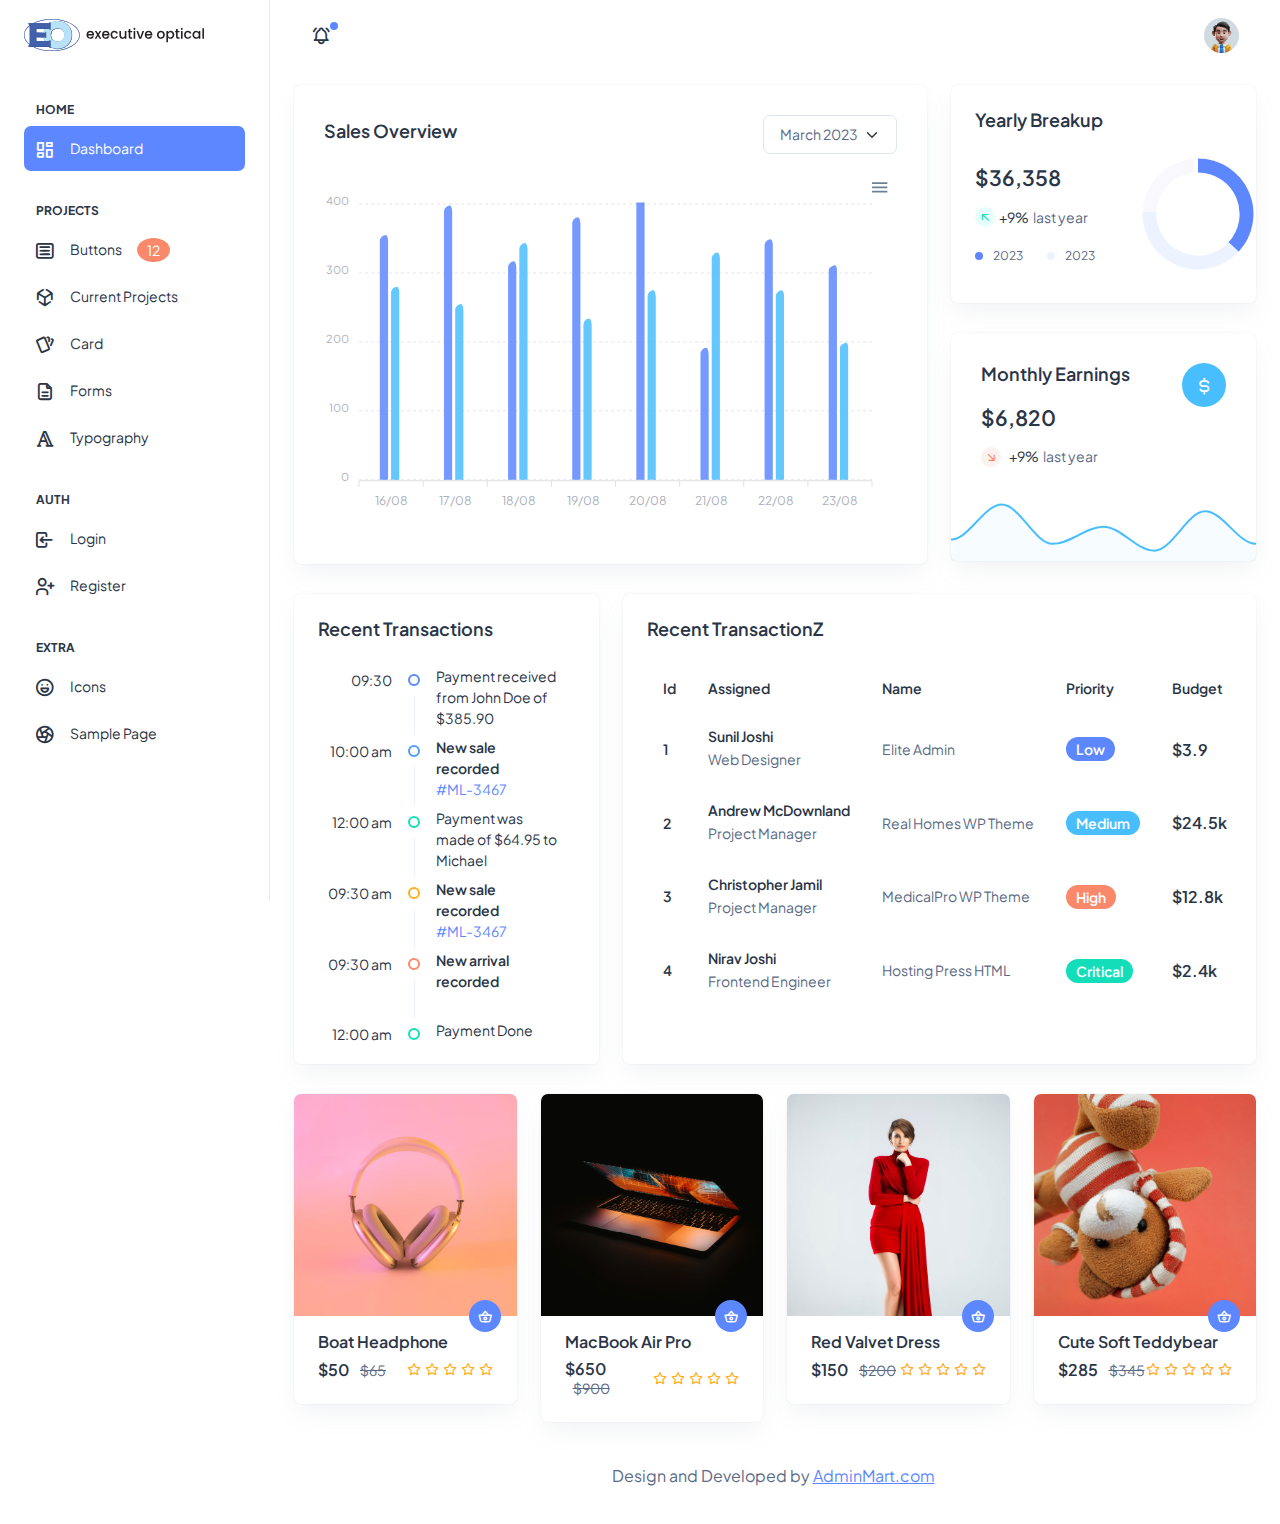
<file: html/index.html>
<!doctype html>
<html lang="en">

<head>
  <meta charset="utf-8">
  <meta name="viewport" content="width=device-width, initial-scale=1">
  <title>Modernize Free</title>
  <!-- <link rel="shortcut icon" type="image/png" href="../assets/images/logos/favicon.png" /> -->
  <link rel="icon" href="https://www.eo-executiveoptical.com/wp-content/uploads/2023/08/EO_Logo.svg" sizes="32x32" />
  <link rel="icon" href="https://www.eo-executiveoptical.com/wp-content/uploads/2023/08/EO_Logo.svg" sizes="192x192" />

  <link rel="stylesheet" href="../assets/css/styles.min.css" />
</head>

<body>
  
  <!--  Body Wrapper -->
  <div class="page-wrapper" id="main-wrapper" data-layout="vertical" data-navbarbg="skin6" data-sidebartype="full"
    data-sidebar-position="fixed" data-header-position="fixed">
    <!-- Sidebar Start -->
    <aside class="left-sidebar">
      <!-- Sidebar scroll-->
      <div>
        <!--//LOGO//-->
        <div class="brand-logo d-flex align-items-center justify-content-between">
          <a href="./index.html" class="text-nowrap logo-img">
            <img src="../assets/images/logos/EO_Logo_H.svg" width="180" alt="" />
          </a>
          <div class="close-btn d-xl-none d-block sidebartoggler cursor-pointer" id="sidebarCollapse">
            <i class="ti ti-x fs-8"></i>
          </div>
        </div>

        <!-- //============= Sidebar navigation ===============//-->
        <nav class="sidebar-nav scroll-sidebar" data-simplebar="">
          <ul id="sidebarnav">
            <li class="nav-small-cap">
              <i class="ti ti-dots nav-small-cap-icon fs-4"></i>
              <span class="hide-menu">Home</span>
            </li>
            <li class="sidebar-item">
              <a class="sidebar-link" href="./index.html" aria-expanded="false">
                <span>
                  <i class="ti ti-layout-dashboard"></i>
                </span>
                <span class="hide-menu">Dashboard</span>
              </a>
            </li>
            <li class="nav-small-cap">
              <i class="ti ti-dots nav-small-cap-icon fs-4"></i>
              <span class="hide-menu">PROJECTS</span>
            </li>
            <li class="sidebar-item">
              <a class="sidebar-link" href="./ui-buttons.html" aria-expanded="false">
                <span>
                  <i class="ti ti-article"></i>
                </span>
                <span class="hide-menu">Buttons</span><span id="bell-badge" class="badge bg-danger rounded-circle">12</span>
              </a>
            </li>
            <li class="sidebar-item">
              <a class="sidebar-link" href="./ui-alerts.html" aria-expanded="false">
                <span>
                  <!-- <i class="ti ti-alert-circle"></i> -->
                  <i class="ti ti-brand-unity"></i>
                </span>
                <span class="hide-menu">Current Projects</span>
              </a>
            </li>
            <li class="sidebar-item">
              <a class="sidebar-link" href="./ui-card.html" aria-expanded="false">
                <span>
                  <i class="ti ti-cards"></i>
                </span>
                <span class="hide-menu">Card</span>
              </a>
            </li>
            <li class="sidebar-item">
              <a class="sidebar-link" href="./ui-forms.html" aria-expanded="false">
                <span>
                  <i class="ti ti-file-description"></i>
                </span>
                <span class="hide-menu">Forms</span>
              </a>
            </li>
            <li class="sidebar-item">
              <a class="sidebar-link" href="./ui-typography.html" aria-expanded="false">
                <span>
                  <i class="ti ti-typography"></i>
                </span>
                <span class="hide-menu">Typography</span>
              </a>
            </li>
            <li class="nav-small-cap">
              <i class="ti ti-dots nav-small-cap-icon fs-4"></i>
              <span class="hide-menu">AUTH</span>
            </li>
            <li class="sidebar-item">
              <a class="sidebar-link" href="./authentication-login.html" aria-expanded="false">
                <span>
                  <i class="ti ti-login"></i>
                </span>
                <span class="hide-menu">Login</span>
              </a>
            </li>
            <li class="sidebar-item">
              <a class="sidebar-link" href="./authentication-register.html" aria-expanded="false">
                <span>
                  <i class="ti ti-user-plus"></i>
                </span>
                <span class="hide-menu">Register</span>
              </a>
            </li>
            <li class="nav-small-cap">
              <i class="ti ti-dots nav-small-cap-icon fs-4"></i>
              <span class="hide-menu">EXTRA</span>
            </li>
            <li class="sidebar-item">
              <a class="sidebar-link" href="./icon-tabler.html" aria-expanded="false">
                <span>
                  <i class="ti ti-mood-happy"></i>
                </span>
                <span class="hide-menu">Icons</span>
              </a>
            </li>
            <li class="sidebar-item">
              <a class="sidebar-link" href="./sample-page.html" aria-expanded="false">
                <span>
                  <i class="ti ti-aperture"></i>
                </span>
                <span class="hide-menu">Sample Page</span>
              </a>
            </li>
          </ul>

          
        </nav>
        <!-- End Sidebar navigation -->
      
      
      </div>
      <!-- End Sidebar scroll-->
    </aside>
    <!--  Sidebar End -->
    <!--  Main wrapper -->
    <div class="body-wrapper">
      <!--  Header Start -->
      <header class="app-header">
        <nav class="navbar navbar-expand-lg navbar-light">
          <ul class="navbar-nav">
            <li class="nav-item d-block d-xl-none">
              <a class="nav-link sidebartoggler nav-icon-hover" id="headerCollapse" href="javascript:void(0)">
                <i class="ti ti-menu-2"></i>
              </a>
            </li>
            <li class="nav-item">
              <a class="nav-link nav-icon-hover" href="javascript:void(0)">
                <i class="ti ti-bell-ringing"></i>
                <div class="notification bg-primary rounded-circle"></div>
              </a>
            </li>
          </ul>
          <div class="navbar-collapse justify-content-end px-0" id="navbarNav">
            <ul class="navbar-nav flex-row ms-auto align-items-center justify-content-end">
              
              <!-- <a href="https://adminmart.com/product/modernize-free-bootstrap-admin-dashboard/" target="_blank" class="btn btn-primary">Download Free</a> -->
              
              <li class="nav-item dropdown">
                <a class="nav-link nav-icon-hover" href="javascript:void(0)" id="drop2" data-bs-toggle="dropdown"
                  aria-expanded="false">

                  <!--//=== AVATAR ==== //-->
                  <img src="../assets/images/profile/user-1.jpg" alt="" width="35" height="35" class="rounded-circle">
                </a>
                <div class="dropdown-menu dropdown-menu-end dropdown-menu-animate-up" aria-labelledby="drop2">
                  <div class="message-body">
                    <a href="javascript:void(0)" class="d-flex align-items-center gap-2 dropdown-item">
                      <i class="ti ti-user fs-6"></i>
                      <p class="mb-0 fs-3">My Profile</p>
                    </a>
                    <a href="javascript:void(0)" class="d-flex align-items-center gap-2 dropdown-item">
                      <i class="ti ti-mail fs-6"></i>
                      <p class="mb-0 fs-3">My Account</p>
                    </a>
                    <a href="javascript:void(0)" class="d-flex align-items-center gap-2 dropdown-item">
                      <i class="ti ti-list-check fs-6"></i>
                      <p class="mb-0 fs-3">My Task</p>
                    </a>
                    <a href="./authentication-login.html" class="btn btn-outline-primary mx-3 mt-2 d-block">Logout</a>
                  </div>
                </div>
              </li>
            </ul>
          </div>
        </nav>
      </header>
      <!--  Header End -->
      <div class="container-fluid">
        <!--  Row 1 -->
        <div class="row">
          <div class="col-lg-8 d-flex align-items-strech">
            <div class="card w-100">
              <div class="card-body">
                <div class="d-sm-flex d-block align-items-center justify-content-between mb-9">
                  <div class="mb-3 mb-sm-0">
                    <h5 class="card-title fw-semibold">Sales Overview</h5>
                  </div>
                  <div>
                    <select class="form-select">
                      <option value="1">March 2023</option>
                      <option value="2">April 2023</option>
                      <option value="3">May 2023</option>
                      <option value="4">June 2023</option>
                    </select>
                  </div>
                </div>
                <div id="chart"></div>
              </div>
            </div>
          </div>
          <div class="col-lg-4">
            <div class="row">
              <div class="col-lg-12">
                <!-- Yearly Breakup -->
                <div class="card overflow-hidden">
                  <div class="card-body p-4">
                    <h5 class="card-title mb-9 fw-semibold">Yearly Breakup</h5>
                    <div class="row align-items-center">
                      <div class="col-8">
                        <h4 class="fw-semibold mb-3">$36,358</h4>
                        <div class="d-flex align-items-center mb-3">
                          <span
                            class="me-1 rounded-circle bg-light-success round-20 d-flex align-items-center justify-content-center">
                            <i class="ti ti-arrow-up-left text-success"></i>
                          </span>
                          <p class="text-dark me-1 fs-3 mb-0">+9%</p>
                          <p class="fs-3 mb-0">last year</p>
                        </div>
                        <div class="d-flex align-items-center">
                          <div class="me-4">
                            <span class="round-8 bg-primary rounded-circle me-2 d-inline-block"></span>
                            <span class="fs-2">2023</span>
                          </div>
                          <div>
                            <span class="round-8 bg-light-primary rounded-circle me-2 d-inline-block"></span>
                            <span class="fs-2">2023</span>
                          </div>
                        </div>
                      </div>
                      <div class="col-4">
                        <div class="d-flex justify-content-center">
                          <div id="breakup"></div>
                        </div>
                      </div>
                    </div>
                  </div>
                </div>
              </div>
              <div class="col-lg-12">
                <!-- Monthly Earnings -->
                <div class="card">
                  <div class="card-body">
                    <div class="row alig n-items-start">
                      <div class="col-8">
                        <h5 class="card-title mb-9 fw-semibold"> Monthly Earnings </h5>
                        <h4 class="fw-semibold mb-3">$6,820</h4>
                        <div class="d-flex align-items-center pb-1">
                          <span
                            class="me-2 rounded-circle bg-light-danger round-20 d-flex align-items-center justify-content-center">
                            <i class="ti ti-arrow-down-right text-danger"></i>
                          </span>
                          <p class="text-dark me-1 fs-3 mb-0">+9%</p>
                          <p class="fs-3 mb-0">last year</p>
                        </div>
                      </div>
                      <div class="col-4">
                        <div class="d-flex justify-content-end">
                          <div
                            class="text-white bg-secondary rounded-circle p-6 d-flex align-items-center justify-content-center">
                            <i class="ti ti-currency-dollar fs-6"></i>
                          </div>
                        </div>
                      </div>
                    </div>
                  </div>
                  <div id="earning"></div>
                </div>
              </div>
            </div>
          </div>
        </div>
        <div class="row">
          <div class="col-lg-4 d-flex align-items-stretch">
            <div class="card w-100">
              <div class="card-body p-4">
                <div class="mb-4">
                  <h5 class="card-title fw-semibold">Recent Transactions</h5>
                </div>
                <ul class="timeline-widget mb-0 position-relative mb-n5">
                  <li class="timeline-item d-flex position-relative overflow-hidden">
                    <div class="timeline-time text-dark flex-shrink-0 text-end">09:30</div>
                    <div class="timeline-badge-wrap d-flex flex-column align-items-center">
                      <span class="timeline-badge border-2 border border-primary flex-shrink-0 my-8"></span>
                      <span class="timeline-badge-border d-block flex-shrink-0"></span>
                    </div>
                    <div class="timeline-desc fs-3 text-dark mt-n1">Payment received from John Doe of $385.90</div>
                  </li>
                  <li class="timeline-item d-flex position-relative overflow-hidden">
                    <div class="timeline-time text-dark flex-shrink-0 text-end">10:00 am</div>
                    <div class="timeline-badge-wrap d-flex flex-column align-items-center">
                      <span class="timeline-badge border-2 border border-info flex-shrink-0 my-8"></span>
                      <span class="timeline-badge-border d-block flex-shrink-0"></span>
                    </div>
                    <div class="timeline-desc fs-3 text-dark mt-n1 fw-semibold">New sale recorded <a
                        href="javascript:void(0)" class="text-primary d-block fw-normal">#ML-3467</a>
                    </div>
                  </li>
                  <li class="timeline-item d-flex position-relative overflow-hidden">
                    <div class="timeline-time text-dark flex-shrink-0 text-end">12:00 am</div>
                    <div class="timeline-badge-wrap d-flex flex-column align-items-center">
                      <span class="timeline-badge border-2 border border-success flex-shrink-0 my-8"></span>
                      <span class="timeline-badge-border d-block flex-shrink-0"></span>
                    </div>
                    <div class="timeline-desc fs-3 text-dark mt-n1">Payment was made of $64.95 to Michael</div>
                  </li>
                  <li class="timeline-item d-flex position-relative overflow-hidden">
                    <div class="timeline-time text-dark flex-shrink-0 text-end">09:30 am</div>
                    <div class="timeline-badge-wrap d-flex flex-column align-items-center">
                      <span class="timeline-badge border-2 border border-warning flex-shrink-0 my-8"></span>
                      <span class="timeline-badge-border d-block flex-shrink-0"></span>
                    </div>
                    <div class="timeline-desc fs-3 text-dark mt-n1 fw-semibold">New sale recorded <a
                        href="javascript:void(0)" class="text-primary d-block fw-normal">#ML-3467</a>
                    </div>
                  </li>
                  <li class="timeline-item d-flex position-relative overflow-hidden">
                    <div class="timeline-time text-dark flex-shrink-0 text-end">09:30 am</div>
                    <div class="timeline-badge-wrap d-flex flex-column align-items-center">
                      <span class="timeline-badge border-2 border border-danger flex-shrink-0 my-8"></span>
                      <span class="timeline-badge-border d-block flex-shrink-0"></span>
                    </div>
                    <div class="timeline-desc fs-3 text-dark mt-n1 fw-semibold">New arrival recorded 
                    </div>
                  </li>
                  <li class="timeline-item d-flex position-relative overflow-hidden">
                    <div class="timeline-time text-dark flex-shrink-0 text-end">12:00 am</div>
                    <div class="timeline-badge-wrap d-flex flex-column align-items-center">
                      <span class="timeline-badge border-2 border border-success flex-shrink-0 my-8"></span>
                    </div>
                    <div class="timeline-desc fs-3 text-dark mt-n1">Payment Done</div>
                  </li>
                </ul>
              </div>
            </div>
          </div>
          <div class="col-lg-8 d-flex align-items-stretch">
            <div class="card w-100">
              <div class="card-body p-4">
                <h5 class="card-title fw-semibold mb-4">Recent TransactionZ</h5>
                <div class="table-responsive">
                  <table class="table text-nowrap mb-0 align-middle">
                    <thead class="text-dark fs-4">
                      <tr>
                        <th class="border-bottom-0">
                          <h6 class="fw-semibold mb-0">Id</h6>
                        </th>
                        <th class="border-bottom-0">
                          <h6 class="fw-semibold mb-0">Assigned</h6>
                        </th>
                        <th class="border-bottom-0">
                          <h6 class="fw-semibold mb-0">Name</h6>
                        </th>
                        <th class="border-bottom-0">
                          <h6 class="fw-semibold mb-0">Priority</h6>
                        </th>
                        <th class="border-bottom-0">
                          <h6 class="fw-semibold mb-0">Budget</h6>
                        </th>
                      </tr>
                    </thead>
                    <tbody>
                      <tr>
                        <td class="border-bottom-0"><h6 class="fw-semibold mb-0">1</h6></td>
                        <td class="border-bottom-0">
                            <h6 class="fw-semibold mb-1">Sunil Joshi</h6>
                            <span class="fw-normal">Web Designer</span>                          
                        </td>
                        <td class="border-bottom-0">
                          <p class="mb-0 fw-normal">Elite Admin</p>
                        </td>
                        <td class="border-bottom-0">
                          <div class="d-flex align-items-center gap-2">
                            <span class="badge bg-primary rounded-3 fw-semibold">Low</span>
                          </div>
                        </td>
                        <td class="border-bottom-0">
                          <h6 class="fw-semibold mb-0 fs-4">$3.9</h6>
                        </td>
                      </tr> 
                      <tr>
                        <td class="border-bottom-0"><h6 class="fw-semibold mb-0">2</h6></td>
                        <td class="border-bottom-0">
                            <h6 class="fw-semibold mb-1">Andrew McDownland</h6>
                            <span class="fw-normal">Project Manager</span>                          
                        </td>
                        <td class="border-bottom-0">
                          <p class="mb-0 fw-normal">Real Homes WP Theme</p>
                        </td>
                        <td class="border-bottom-0">
                          <div class="d-flex align-items-center gap-2">
                            <span class="badge bg-secondary rounded-3 fw-semibold">Medium</span>
                          </div>
                        </td>
                        <td class="border-bottom-0">
                          <h6 class="fw-semibold mb-0 fs-4">$24.5k</h6>
                        </td>
                      </tr> 
                      <tr>
                        <td class="border-bottom-0"><h6 class="fw-semibold mb-0">3</h6></td>
                        <td class="border-bottom-0">
                            <h6 class="fw-semibold mb-1">Christopher Jamil</h6>
                            <span class="fw-normal">Project Manager</span>                          
                        </td>
                        <td class="border-bottom-0">
                          <p class="mb-0 fw-normal">MedicalPro WP Theme</p>
                        </td>
                        <td class="border-bottom-0">
                          <div class="d-flex align-items-center gap-2">
                            <span class="badge bg-danger rounded-3 fw-semibold">High</span>
                          </div>
                        </td>
                        <td class="border-bottom-0">
                          <h6 class="fw-semibold mb-0 fs-4">$12.8k</h6>
                        </td>
                      </tr>      
                      <tr>
                        <td class="border-bottom-0"><h6 class="fw-semibold mb-0">4</h6></td>
                        <td class="border-bottom-0">
                            <h6 class="fw-semibold mb-1">Nirav Joshi</h6>
                            <span class="fw-normal">Frontend Engineer</span>                          
                        </td>
                        <td class="border-bottom-0">
                          <p class="mb-0 fw-normal">Hosting Press HTML</p>
                        </td>
                        <td class="border-bottom-0">
                          <div class="d-flex align-items-center gap-2">
                            <span class="badge bg-success rounded-3 fw-semibold">Critical</span>
                          </div>
                        </td>
                        <td class="border-bottom-0">
                          <h6 class="fw-semibold mb-0 fs-4">$2.4k</h6>
                        </td>
                      </tr>                       
                    </tbody>
                  </table>
                </div>
              </div>
            </div>
          </div>
        </div>
        <div class="row">
          <div class="col-sm-6 col-xl-3">
            <div class="card overflow-hidden rounded-2">
              <div class="position-relative">
                <a href="javascript:void(0)"><img src="../assets/images/products/s4.jpg" class="card-img-top rounded-0" alt="..."></a>
                <a href="javascript:void(0)" class="bg-primary rounded-circle p-2 text-white d-inline-flex position-absolute bottom-0 end-0 mb-n3 me-3" data-bs-toggle="tooltip" data-bs-placement="top" data-bs-title="Add To Cart"><i class="ti ti-basket fs-4"></i></a>                      </div>
              <div class="card-body pt-3 p-4">
                <h6 class="fw-semibold fs-4">Boat Headphone</h6>
                <div class="d-flex align-items-center justify-content-between">
                  <h6 class="fw-semibold fs-4 mb-0">$50 <span class="ms-2 fw-normal text-muted fs-3"><del>$65</del></span></h6>
                  <ul class="list-unstyled d-flex align-items-center mb-0">
                    <li><a class="me-1" href="javascript:void(0)"><i class="ti ti-star text-warning"></i></a></li>
                    <li><a class="me-1" href="javascript:void(0)"><i class="ti ti-star text-warning"></i></a></li>
                    <li><a class="me-1" href="javascript:void(0)"><i class="ti ti-star text-warning"></i></a></li>
                    <li><a class="me-1" href="javascript:void(0)"><i class="ti ti-star text-warning"></i></a></li>
                    <li><a class="" href="javascript:void(0)"><i class="ti ti-star text-warning"></i></a></li>
                  </ul>
                </div>
              </div>
            </div>
          </div>
          <div class="col-sm-6 col-xl-3">
            <div class="card overflow-hidden rounded-2">
              <div class="position-relative">
                <a href="javascript:void(0)"><img src="../assets/images/products/s5.jpg" class="card-img-top rounded-0" alt="..."></a>
                <a href="javascript:void(0)" class="bg-primary rounded-circle p-2 text-white d-inline-flex position-absolute bottom-0 end-0 mb-n3 me-3" data-bs-toggle="tooltip" data-bs-placement="top" data-bs-title="Add To Cart"><i class="ti ti-basket fs-4"></i></a>                      </div>
              <div class="card-body pt-3 p-4">
                <h6 class="fw-semibold fs-4">MacBook Air Pro</h6>
                <div class="d-flex align-items-center justify-content-between">
                  <h6 class="fw-semibold fs-4 mb-0">$650 <span class="ms-2 fw-normal text-muted fs-3"><del>$900</del></span></h6>
                  <ul class="list-unstyled d-flex align-items-center mb-0">
                    <li><a class="me-1" href="javascript:void(0)"><i class="ti ti-star text-warning"></i></a></li>
                    <li><a class="me-1" href="javascript:void(0)"><i class="ti ti-star text-warning"></i></a></li>
                    <li><a class="me-1" href="javascript:void(0)"><i class="ti ti-star text-warning"></i></a></li>
                    <li><a class="me-1" href="javascript:void(0)"><i class="ti ti-star text-warning"></i></a></li>
                    <li><a class="" href="javascript:void(0)"><i class="ti ti-star text-warning"></i></a></li>
                  </ul>
                </div>
              </div>
            </div>
          </div>
          <div class="col-sm-6 col-xl-3">
            <div class="card overflow-hidden rounded-2">
              <div class="position-relative">
                <a href="javascript:void(0)"><img src="../assets/images/products/s7.jpg" class="card-img-top rounded-0" alt="..."></a>
                <a href="javascript:void(0)" class="bg-primary rounded-circle p-2 text-white d-inline-flex position-absolute bottom-0 end-0 mb-n3 me-3" data-bs-toggle="tooltip" data-bs-placement="top" data-bs-title="Add To Cart"><i class="ti ti-basket fs-4"></i></a>                      </div>
              <div class="card-body pt-3 p-4">
                <h6 class="fw-semibold fs-4">Red Valvet Dress</h6>
                <div class="d-flex align-items-center justify-content-between">
                  <h6 class="fw-semibold fs-4 mb-0">$150 <span class="ms-2 fw-normal text-muted fs-3"><del>$200</del></span></h6>
                  <ul class="list-unstyled d-flex align-items-center mb-0">
                    <li><a class="me-1" href="javascript:void(0)"><i class="ti ti-star text-warning"></i></a></li>
                    <li><a class="me-1" href="javascript:void(0)"><i class="ti ti-star text-warning"></i></a></li>
                    <li><a class="me-1" href="javascript:void(0)"><i class="ti ti-star text-warning"></i></a></li>
                    <li><a class="me-1" href="javascript:void(0)"><i class="ti ti-star text-warning"></i></a></li>
                    <li><a class="" href="javascript:void(0)"><i class="ti ti-star text-warning"></i></a></li>
                  </ul>
                </div>
              </div>
            </div>
          </div>
          <div class="col-sm-6 col-xl-3">
            <div class="card overflow-hidden rounded-2">
              <div class="position-relative">
                <a href="javascript:void(0)"><img src="../assets/images/products/s11.jpg" class="card-img-top rounded-0" alt="..."></a>
                <a href="javascript:void(0)" class="bg-primary rounded-circle p-2 text-white d-inline-flex position-absolute bottom-0 end-0 mb-n3 me-3" data-bs-toggle="tooltip" data-bs-placement="top" data-bs-title="Add To Cart"><i class="ti ti-basket fs-4"></i></a>                      </div>
              <div class="card-body pt-3 p-4">
                <h6 class="fw-semibold fs-4">Cute Soft Teddybear</h6>
                <div class="d-flex align-items-center justify-content-between">
                  <h6 class="fw-semibold fs-4 mb-0">$285 <span class="ms-2 fw-normal text-muted fs-3"><del>$345</del></span></h6>
                  <ul class="list-unstyled d-flex align-items-center mb-0">
                    <li><a class="me-1" href="javascript:void(0)"><i class="ti ti-star text-warning"></i></a></li>
                    <li><a class="me-1" href="javascript:void(0)"><i class="ti ti-star text-warning"></i></a></li>
                    <li><a class="me-1" href="javascript:void(0)"><i class="ti ti-star text-warning"></i></a></li>
                    <li><a class="me-1" href="javascript:void(0)"><i class="ti ti-star text-warning"></i></a></li>
                    <li><a class="" href="javascript:void(0)"><i class="ti ti-star text-warning"></i></a></li>
                  </ul>
                </div>
              </div>
            </div>
          </div>
        </div>
        <div class="py-6 px-6 text-center">
          <p class="mb-0 fs-4">Design and Developed by <a href="https://adminmart.com/" target="_blank" class="pe-1 text-primary text-decoration-underline">AdminMart.com</a></p>
        </div>
      </div>
    </div>
  </div>
  <script src="../assets/libs/jquery/dist/jquery.min.js"></script>
  <script src="../assets/libs/bootstrap/dist/js/bootstrap.bundle.min.js"></script>
  <script src="../assets/js/sidebarmenu.js"></script>
  <script src="../assets/js/app.min.js"></script>
  <script src="../assets/libs/apexcharts/dist/apexcharts.min.js"></script>
  <script src="../assets/libs/simplebar/dist/simplebar.js"></script>
  <script src="../assets/js/dashboard.js"></script>
</body>

</html>
</file>
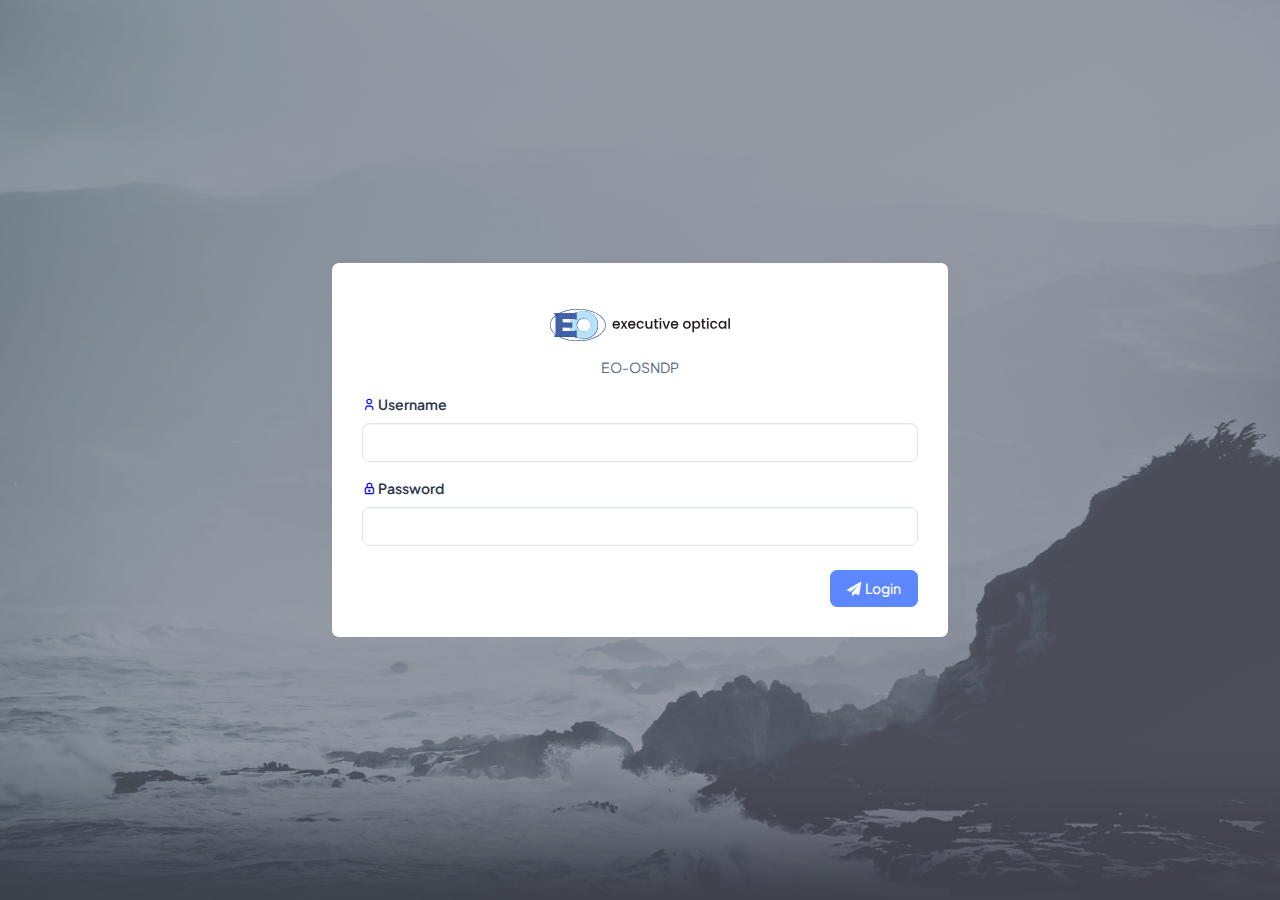
<file: authentication-login.html>
<!doctype html>
<html lang="en">

<head>
  <meta charset="utf-8">
  <meta name="viewport" content="width=device-width, initial-scale=1">
  <title>EO-OSNDP</title>
  <!-- <link rel="shortcut icon" type="image/png" href="./assets/images/logos/favicon.png" /> -->
  <link rel="icon" href="https://www.eo-executiveoptical.com/wp-content/uploads/2023/08/EO_Logo.svg" sizes="32x32" />
  
  <!-- <link rel="stylesheet" href="./assets/bootstrap/css/bootstrap.min.css?h=0516002ac6166f9bc5a60df257b0e1f8">
    -->
  <link rel="stylesheet" href="./assets/css/styles.min.css" />

  <link rel="stylesheet" href="https://cdnjs.cloudflare.com/ajax/libs/font-awesome/4.7.0/css/font-awesome.min.css">

  <style>
input:required:is-valid {
  border-color: green;
}
input:is-invalid {
  border-color: red;
}
input:required:focus:is-valid {
  background: url("https://assets.digitalocean.com/labs/icons/hand-thumbs-up.svg") no-repeat 95% 50% lightgreen;
  background-size: 25px;
}
input:focus:is-invalid {
  background: url("https://assets.digitalocean.com/labs/icons/exclamation-triangle-fill.svg") no-repeat 95% 50% lightsalmon;
  background-size: 25px;
}
.wrong .bi-check-lg
  {
      display: none;
  }

  .good .bi-x-lg
  {
      display: none;
  }
  </style>


</head>

<body>
  <!--  Body Wrapper -->
  <div id="kutos">
  <div class="page-wrapper" id="main-wrapper" data-layout="vertical" data-navbarbg="skin6" data-sidebartype="full"
    data-sidebar-position="fixed" data-header-position="fixed">
    <div class="position-relative overflow-hidden radial-gradient min-vh-100 d-flex align-items-center justify-content-center">
      <div class="d-flex align-items-center justify-content-center w-100">
        <div class="row justify-content-center w-100">
          <div class="col-md-8 col-lg-6 col-xxl-3">
            <div class="card mb-0">
              <div class="card-body">
                <!--//company logo -->
                <a href="./index.html" class="text-nowrap logo-img text-center d-block py-3 w-100">
                  <img src="./assets/images/logos/EO_Logo_H.svg"  width="180" alt="" />
                </a>

                <p class="text-center">EO-OSNDP</p>
                <!--//end company logo -->
                <form id="loginForm" name="loginForm" class="needs-validation">
                  
                  <!--//=== ALERT CONTAINER!!!-->
                  <div id="loginPlaceHolder"></div>
                  <!--//END ALERT-->

                  <div class="mb-3">
                    <i class="ti ti-user" style="color:blue"></i>
                    <label for="uid" class="form-label">Username</label>
                    <input type="email" class="form-control login" id="uid" name="uid" aria-describedby="emailHelp" required>
                    <div class="invalid-feedback">
                      Enter valid email address
                    </div>
                    <div class="valid-feedback">
                        Looking Good!
                    </div>
                  </div>
                  
                  <div class="mb-4">
                    <i class="ti ti-lock" style="color:blue"></i>
                    <label for="pwd" class="form-label">Password</label>
                    <input type="password" class="form-control login" id="pwd" name="pwd" required>
                    <div class="invalid-feedback">
                      Enter valid password
                    </div>
                    <div class="valid-feedback">
                        Looking Good!
                    </div>
                
                  </div>
              
                  <!--//
                  <div class="d-flex align-items-center justify-content-between mb-4">
                    <div class="form-check">
                      <input class="form-check-input primary" type="checkbox" value="" id="flexCheckChecked" checked>
                      <label class="form-check-label text-dark" for="flexCheckChecked">
                        Remeber this Device
                      </label>
                    </div>
                    <a class="text-primary fw-bold" href="./index.html">Forgot Password ?</a>
                  </div>
                  <a href="./index.html" class="btn btn-primary w-100 py-8 fs-4 mb-4 rounded-2">Sign In</a>
                  <div class="d-flex align-items-center justify-content-center">
                    <p class="fs-4 mb-0 fw-bold">New to Modernize?</p>
                    <a class="text-primary fw-bold ms-2" href="./authentication-register.html">Create an account</a>
                  </div>
                  //-->
                  <div class="modal-footer">
                    <!-- <button class="btn btn-light"  type="button" data-bs-dismiss="modal">Close</button> -->
                    <button class="btn btn-primary"  id="loginbtn" onclick="util.validateMe('loginModal','#loginForm','login')" type="button"><i class="fa fa-paper-plane" aria-hidden="true"></i>
                      &nbsp;Login</button>
                </div>

                </form>
              </div>
            </div>
          </div>
        </div>
      </div>
    </div>
  </div>
</div>
  <style>

    body{ 
      min-height: 100vh;
      background:url('./assets/images/backgrounds/intro-bg.jpg') no-repeat center center fixed; 
      -webkit-background-size: cover;
     -moz-background-size: cover;
     -o-background-size: cover;
     background-size: cover;
    }
    :target{
	  border:1px solid gray;
    }

    *, *::before, *::after{
      box-sizing: border-box;
    }
  </style>
  <!-- <script src="https://cdn.jsdelivr.net/npm/bootstrap@5.1.3/dist/js/bootstrap.bundle.min.js"></script>
     -->
  <!-- <script src="./assets/libs/jquery/dist/jquery.min.js"></script> -->
  <script src="./assets/libs/bootstrap/dist/js/bootstrap.bundle.min.js"></script>

  <script src="./assets/js/util.js"></script>
  <script src="./assets/js/login.js"></script>

</body>

</html>
</file>
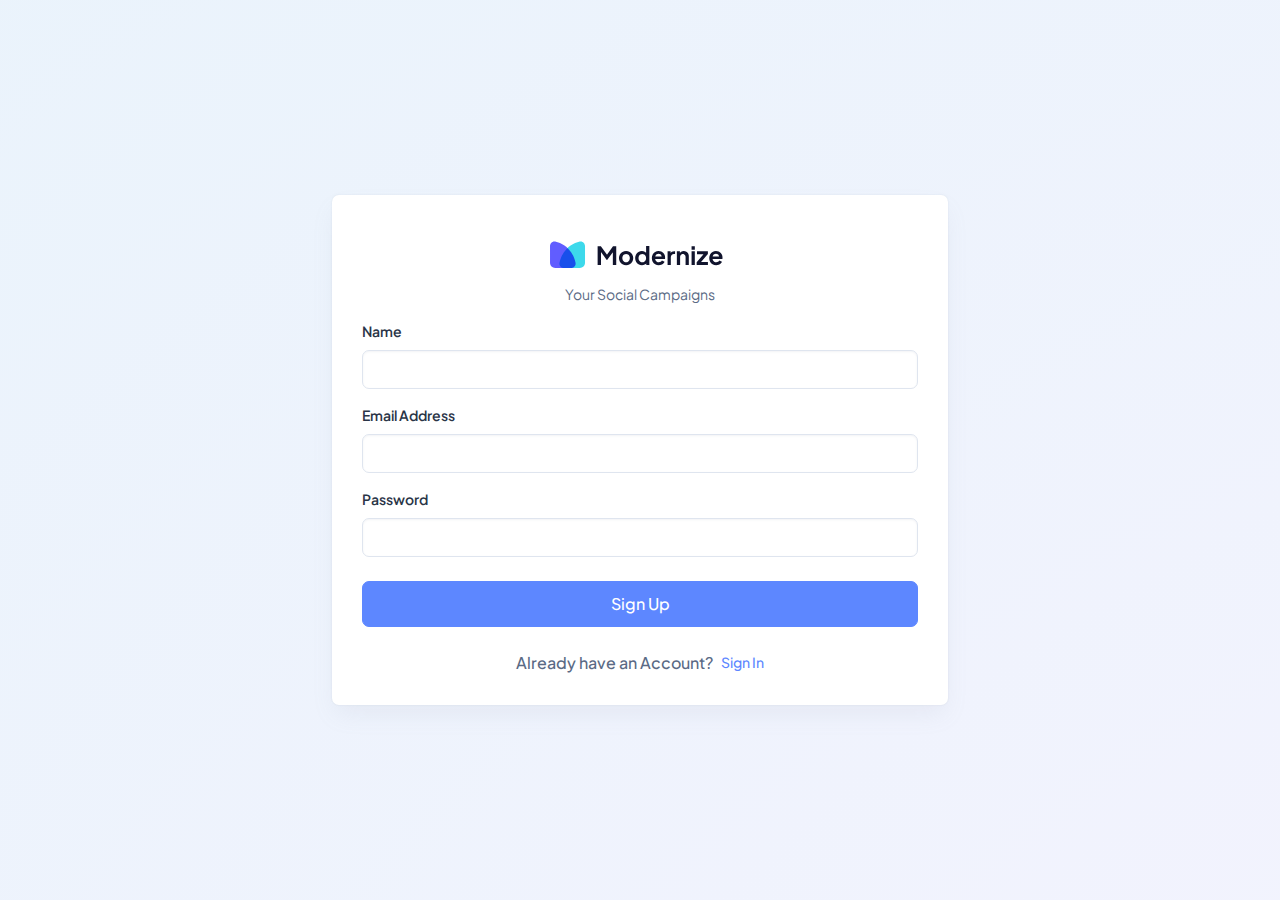
<file: authentication-register.html>
<!doctype html>
<html lang="en">

<head>
  <meta charset="utf-8">
  <meta name="viewport" content="width=device-width, initial-scale=1">
  <title>Modernize Free</title>
  <link rel="shortcut icon" type="image/png" href="./assets/images/logos/favicon.png" />
  <link rel="stylesheet" href="./assets/css/styles.min.css" />
</head>

<body>
  <!--  Body Wrapper -->
  <div class="page-wrapper" id="main-wrapper" data-layout="vertical" data-navbarbg="skin6" data-sidebartype="full"
    data-sidebar-position="fixed" data-header-position="fixed">
    <div class="position-relative overflow-hidden radial-gradient min-vh-100 d-flex align-items-center justify-content-center">
      <div class="d-flex align-items-center justify-content-center w-100">
        <div class="row justify-content-center w-100">
          <div class="col-md-8 col-lg-6 col-xxl-3">
            <div class="card mb-0">
              <div class="card-body">
                <a href="./index.html" class="text-nowrap logo-img text-center d-block py-3 w-100">
                  <img src="./assets/images/logos/dark-logo.svg" width="180" alt="">
                </a>
                <p class="text-center">Your Social Campaigns</p>
                <form>
                  <div class="mb-3">
                    <label for="exampleInputtext1" class="form-label">Name</label>
                    <input type="text" class="form-control" id="exampleInputtext1" aria-describedby="textHelp">
                  </div>
                  <div class="mb-3">
                    <label for="exampleInputEmail1" class="form-label">Email Address</label>
                    <input type="email" class="form-control" id="exampleInputEmail1" aria-describedby="emailHelp">
                  </div>
                  <div class="mb-4">
                    <label for="exampleInputPassword1" class="form-label">Password</label>
                    <input type="password" class="form-control" id="exampleInputPassword1">
                  </div>
                  <a href="./index.html" class="btn btn-primary w-100 py-8 fs-4 mb-4 rounded-2">Sign Up</a>
                  <div class="d-flex align-items-center justify-content-center">
                    <p class="fs-4 mb-0 fw-bold">Already have an Account?</p>
                    <a class="text-primary fw-bold ms-2" href="./authentication-login.html">Sign In</a>
                  </div>
                </form>
              </div>
            </div>
          </div>
        </div>
      </div>
    </div>
  </div>
  <script src="./assets/libs/jquery/dist/jquery.min.js"></script>
  <script src="./assets/libs/bootstrap/dist/js/bootstrap.bundle.min.js"></script>
</body>

</html>
</file>
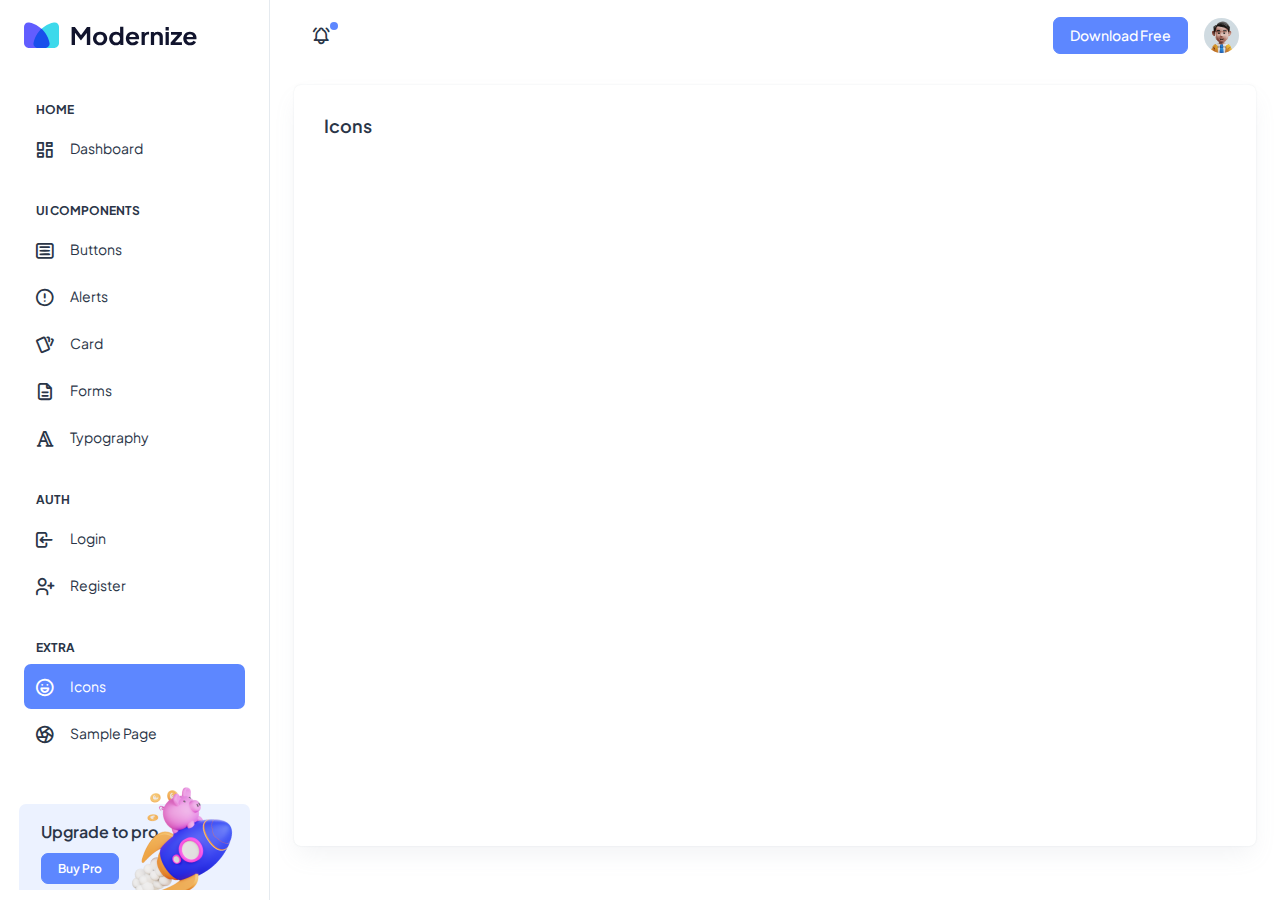
<file: icon-tabler.html>
<!doctype html>
<html lang="en">

<head>
  <meta charset="utf-8">
  <meta name="viewport" content="width=device-width, initial-scale=1">
  <title>Modernize Free</title>
  <link rel="shortcut icon" type="image/png" href="../assets/images/logos/favicon.png" />
  <link rel="stylesheet" href="../assets/css/styles.min.css" />
</head>

<body>
  <!--  Body Wrapper -->
  <div class="page-wrapper" id="main-wrapper" data-layout="vertical" data-navbarbg="skin6" data-sidebartype="full"
    data-sidebar-position="fixed" data-header-position="fixed">
    <!-- Sidebar Start -->
    <aside class="left-sidebar">
      <!-- Sidebar scroll-->
      <div>
        <div class="brand-logo d-flex align-items-center justify-content-between">
          <a href="./index.html" class="text-nowrap logo-img">
            <img src="../assets/images/logos/dark-logo.svg" width="180" alt="" />
          </a>
          <div class="close-btn d-xl-none d-block sidebartoggler cursor-pointer" id="sidebarCollapse">
            <i class="ti ti-x fs-8"></i>
          </div>
        </div>
        <!-- Sidebar navigation-->
        <nav class="sidebar-nav scroll-sidebar" data-simplebar="">
          <ul id="sidebarnav">
            <li class="nav-small-cap">
              <i class="ti ti-dots nav-small-cap-icon fs-4"></i>
              <span class="hide-menu">Home</span>
            </li>
            <li class="sidebar-item">
              <a class="sidebar-link" href="./index.html" aria-expanded="false">
                <span>
                  <i class="ti ti-layout-dashboard"></i>
                </span>
                <span class="hide-menu">Dashboard</span>
              </a>
            </li>
            <li class="nav-small-cap">
              <i class="ti ti-dots nav-small-cap-icon fs-4"></i>
              <span class="hide-menu">UI COMPONENTS</span>
            </li>
            <li class="sidebar-item">
              <a class="sidebar-link" href="./ui-buttons.html" aria-expanded="false">
                <span>
                  <i class="ti ti-article"></i>
                </span>
                <span class="hide-menu">Buttons</span>
              </a>
            </li>
            <li class="sidebar-item">
              <a class="sidebar-link" href="./ui-alerts.html" aria-expanded="false">
                <span>
                  <i class="ti ti-alert-circle"></i>
                </span>
                <span class="hide-menu">Alerts</span>
              </a>
            </li>
            <li class="sidebar-item">
              <a class="sidebar-link" href="./ui-card.html" aria-expanded="false">
                <span>
                  <i class="ti ti-cards"></i>
                </span>
                <span class="hide-menu">Card</span>
              </a>
            </li>
            <li class="sidebar-item">
              <a class="sidebar-link" href="./ui-forms.html" aria-expanded="false">
                <span>
                  <i class="ti ti-file-description"></i>
                </span>
                <span class="hide-menu">Forms</span>
              </a>
            </li>
            <li class="sidebar-item">
              <a class="sidebar-link" href="./ui-typography.html" aria-expanded="false">
                <span>
                  <i class="ti ti-typography"></i>
                </span>
                <span class="hide-menu">Typography</span>
              </a>
            </li>
            <li class="nav-small-cap">
              <i class="ti ti-dots nav-small-cap-icon fs-4"></i>
              <span class="hide-menu">AUTH</span>
            </li>
            <li class="sidebar-item">
              <a class="sidebar-link" href="./authentication-login.html" aria-expanded="false">
                <span>
                  <i class="ti ti-login"></i>
                </span>
                <span class="hide-menu">Login</span>
              </a>
            </li>
            <li class="sidebar-item">
              <a class="sidebar-link" href="./authentication-register.html" aria-expanded="false">
                <span>
                  <i class="ti ti-user-plus"></i>
                </span>
                <span class="hide-menu">Register</span>
              </a>
            </li>
            <li class="nav-small-cap">
              <i class="ti ti-dots nav-small-cap-icon fs-4"></i>
              <span class="hide-menu">EXTRA</span>
            </li>
            <li class="sidebar-item">
              <a class="sidebar-link" href="./icon-tabler.html" aria-expanded="false">
                <span>
                  <i class="ti ti-mood-happy"></i>
                </span>
                <span class="hide-menu">Icons</span>
              </a>
            </li>
            <li class="sidebar-item">
              <a class="sidebar-link" href="./sample-page.html" aria-expanded="false">
                <span>
                  <i class="ti ti-aperture"></i>
                </span>
                <span class="hide-menu">Sample Page</span>
              </a>
            </li>
          </ul>
          <div class="unlimited-access hide-menu bg-light-primary position-relative mb-7 mt-5 rounded">
            <div class="d-flex">
              <div class="unlimited-access-title me-3">
                <h6 class="fw-semibold fs-4 mb-6 text-dark w-85">Upgrade to pro</h6>
                <a href="https://adminmart.com/product/modernize-bootstrap-5-admin-template/" target="_blank" class="btn btn-primary fs-2 fw-semibold lh-sm">Buy Pro</a>
              </div>
              <div class="unlimited-access-img">
                <img src="../assets/images/backgrounds/rocket.png" alt="" class="img-fluid">
              </div>
            </div>
          </div>
        </nav>
        <!-- End Sidebar navigation -->
      </div>
      <!-- End Sidebar scroll-->
    </aside>
    <!--  Sidebar End -->
    <!--  Main wrapper -->
    <div class="body-wrapper">
      <!--  Header Start -->
      <header class="app-header">
        <nav class="navbar navbar-expand-lg navbar-light">
          <ul class="navbar-nav">
            <li class="nav-item d-block d-xl-none">
              <a class="nav-link sidebartoggler nav-icon-hover" id="headerCollapse" href="javascript:void(0)">
                <i class="ti ti-menu-2"></i>
              </a>
            </li>
            <li class="nav-item">
              <a class="nav-link nav-icon-hover" href="javascript:void(0)">
                <i class="ti ti-bell-ringing"></i>
                <div class="notification bg-primary rounded-circle"></div>
              </a>
            </li>
          </ul>
          <div class="navbar-collapse justify-content-end px-0" id="navbarNav">
            <ul class="navbar-nav flex-row ms-auto align-items-center justify-content-end">
              <a href="https://adminmart.com/product/modernize-free-bootstrap-admin-dashboard/" target="_blank" class="btn btn-primary">Download Free</a>
              <li class="nav-item dropdown">
                <a class="nav-link nav-icon-hover" href="javascript:void(0)" id="drop2" data-bs-toggle="dropdown"
                  aria-expanded="false">
                  <img src="../assets/images/profile/user-1.jpg" alt="" width="35" height="35" class="rounded-circle">
                </a>
                <div class="dropdown-menu dropdown-menu-end dropdown-menu-animate-up" aria-labelledby="drop2">
                  <div class="message-body">
                    <a href="javascript:void(0)" class="d-flex align-items-center gap-2 dropdown-item">
                      <i class="ti ti-user fs-6"></i>
                      <p class="mb-0 fs-3">My Profile</p>
                    </a>
                    <a href="javascript:void(0)" class="d-flex align-items-center gap-2 dropdown-item">
                      <i class="ti ti-mail fs-6"></i>
                      <p class="mb-0 fs-3">My Account</p>
                    </a>
                    <a href="javascript:void(0)" class="d-flex align-items-center gap-2 dropdown-item">
                      <i class="ti ti-list-check fs-6"></i>
                      <p class="mb-0 fs-3">My Task</p>
                    </a>
                    <a href="./authentication-login.html" class="btn btn-outline-primary mx-3 mt-2 d-block">Logout</a>
                  </div>
                </div>
              </li>
            </ul>
          </div>
        </nav>
      </header>
      <!--  Header End -->
      <div class="container-fluid">
        <div class="card w-100 h-100 position-relative overflow-hidden">
          <div class="card-body">
            <h5 class="card-title fw-semibold mb-4">Icons</h5>
            <iframe src="https://tabler-icons.io/" frameborder="0" style="height: calc(100vh - 250px); width: 100%;"
              data-simplebar=""></iframe>
          </div>
        </div>
      </div>
    </div>
  </div>
  <script src="../assets/libs/jquery/dist/jquery.min.js"></script>
  <script src="../assets/libs/bootstrap/dist/js/bootstrap.bundle.min.js"></script>
  <script src="../assets/js/sidebarmenu.js"></script>
  <script src="../assets/js/app.min.js"></script>
  <script src="../assets/libs/simplebar/dist/simplebar.js"></script>
</body>

</html>
</file>
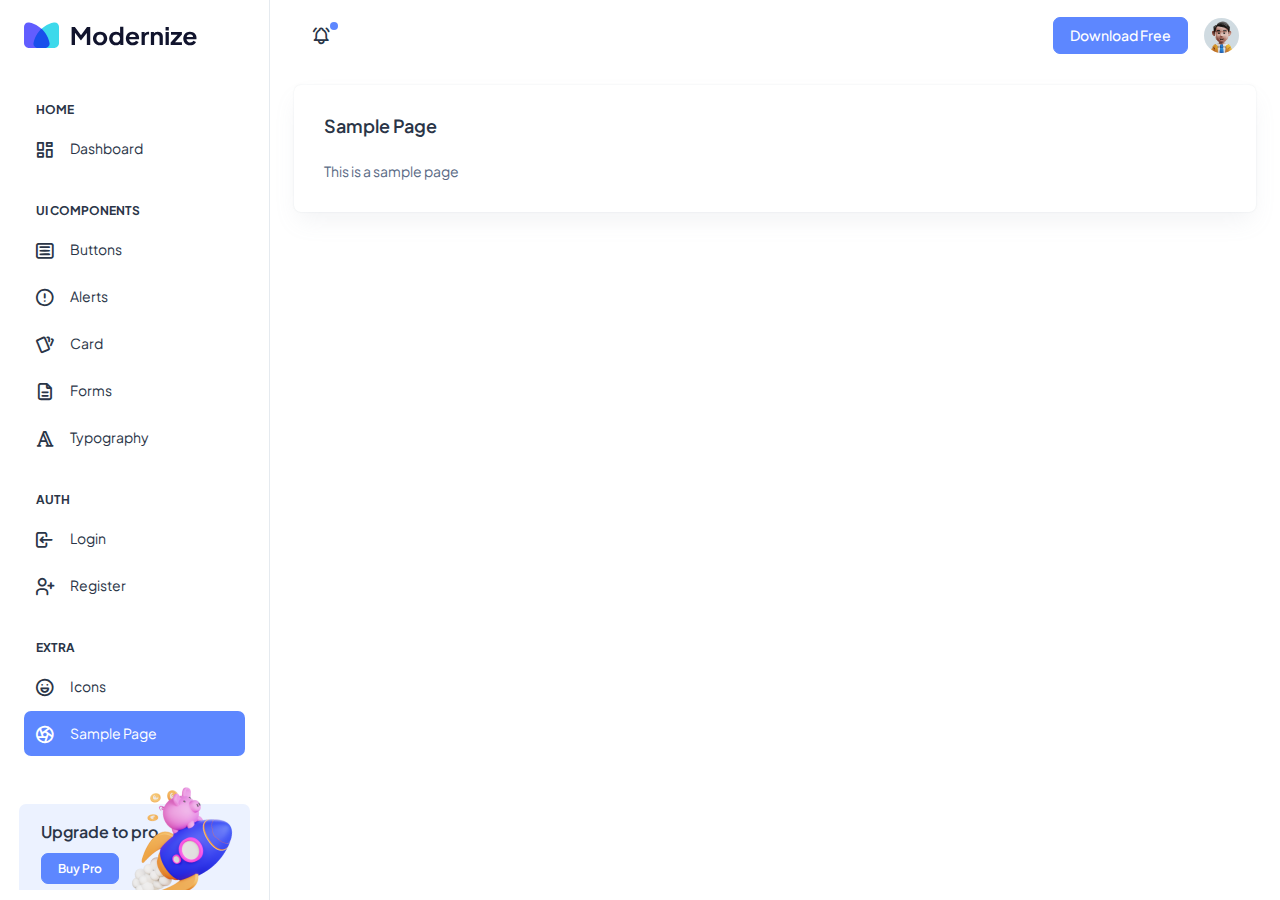
<file: sample-page.html>
<!doctype html>
<html lang="en">

<head>
  <meta charset="utf-8">
  <meta name="viewport" content="width=device-width, initial-scale=1">
  <title>Modernize Free</title>
  <link rel="shortcut icon" type="image/png" href="../assets/images/logos/favicon.png" />
  <link rel="stylesheet" href="../assets/css/styles.min.css" />
</head>

<body>
  <!--  Body Wrapper -->
  <div class="page-wrapper" id="main-wrapper" data-layout="vertical" data-navbarbg="skin6" data-sidebartype="full"
    data-sidebar-position="fixed" data-header-position="fixed">
    <!-- Sidebar Start -->
    <aside class="left-sidebar">
      <!-- Sidebar scroll-->
      <div>
        <div class="brand-logo d-flex align-items-center justify-content-between">
          <a href="./index.html" class="text-nowrap logo-img">
            <img src="../assets/images/logos/dark-logo.svg" width="180" alt="" />
          </a>
          <div class="close-btn d-xl-none d-block sidebartoggler cursor-pointer" id="sidebarCollapse">
            <i class="ti ti-x fs-8"></i>
          </div>
        </div>
        <!-- Sidebar navigation-->
        <nav class="sidebar-nav scroll-sidebar" data-simplebar="">
          <ul id="sidebarnav">
            <li class="nav-small-cap">
              <i class="ti ti-dots nav-small-cap-icon fs-4"></i>
              <span class="hide-menu">Home</span>
            </li>
            <li class="sidebar-item">
              <a class="sidebar-link" href="./index.html" aria-expanded="false">
                <span>
                  <i class="ti ti-layout-dashboard"></i>
                </span>
                <span class="hide-menu">Dashboard</span>
              </a>
            </li>
            <li class="nav-small-cap">
              <i class="ti ti-dots nav-small-cap-icon fs-4"></i>
              <span class="hide-menu">UI COMPONENTS</span>
            </li>
            <li class="sidebar-item">
              <a class="sidebar-link" href="./ui-buttons.html" aria-expanded="false">
                <span>
                  <i class="ti ti-article"></i>
                </span>
                <span class="hide-menu">Buttons</span>
              </a>
            </li>
            <li class="sidebar-item">
              <a class="sidebar-link" href="./ui-alerts.html" aria-expanded="false">
                <span>
                  <i class="ti ti-alert-circle"></i>
                </span>
                <span class="hide-menu">Alerts</span>
              </a>
            </li>
            <li class="sidebar-item">
              <a class="sidebar-link" href="./ui-card.html" aria-expanded="false">
                <span>
                  <i class="ti ti-cards"></i>
                </span>
                <span class="hide-menu">Card</span>
              </a>
            </li>
            <li class="sidebar-item">
              <a class="sidebar-link" href="./ui-forms.html" aria-expanded="false">
                <span>
                  <i class="ti ti-file-description"></i>
                </span>
                <span class="hide-menu">Forms</span>
              </a>
            </li>
            <li class="sidebar-item">
              <a class="sidebar-link" href="./ui-typography.html" aria-expanded="false">
                <span>
                  <i class="ti ti-typography"></i>
                </span>
                <span class="hide-menu">Typography</span>
              </a>
            </li>
            <li class="nav-small-cap">
              <i class="ti ti-dots nav-small-cap-icon fs-4"></i>
              <span class="hide-menu">AUTH</span>
            </li>
            <li class="sidebar-item">
              <a class="sidebar-link" href="./authentication-login.html" aria-expanded="false">
                <span>
                  <i class="ti ti-login"></i>
                </span>
                <span class="hide-menu">Login</span>
              </a>
            </li>
            <li class="sidebar-item">
              <a class="sidebar-link" href="./authentication-register.html" aria-expanded="false">
                <span>
                  <i class="ti ti-user-plus"></i>
                </span>
                <span class="hide-menu">Register</span>
              </a>
            </li>
            <li class="nav-small-cap">
              <i class="ti ti-dots nav-small-cap-icon fs-4"></i>
              <span class="hide-menu">EXTRA</span>
            </li>
            <li class="sidebar-item">
              <a class="sidebar-link" href="./icon-tabler.html" aria-expanded="false">
                <span>
                  <i class="ti ti-mood-happy"></i>
                </span>
                <span class="hide-menu">Icons</span>
              </a>
            </li>
            <li class="sidebar-item">
              <a class="sidebar-link" href="./sample-page.html" aria-expanded="false">
                <span>
                  <i class="ti ti-aperture"></i>
                </span>
                <span class="hide-menu">Sample Page</span>
              </a>
            </li>
          </ul>
          <div class="unlimited-access hide-menu bg-light-primary position-relative mb-7 mt-5 rounded">
            <div class="d-flex">
              <div class="unlimited-access-title me-3">
                <h6 class="fw-semibold fs-4 mb-6 text-dark w-85">Upgrade to pro</h6>
                <a href="https://adminmart.com/product/modernize-bootstrap-5-admin-template/" target="_blank" class="btn btn-primary fs-2 fw-semibold lh-sm">Buy Pro</a>
              </div>
              <div class="unlimited-access-img">
                <img src="../assets/images/backgrounds/rocket.png" alt="" class="img-fluid">
              </div>
            </div>
          </div>
        </nav>
        <!-- End Sidebar navigation -->
      </div>
      <!-- End Sidebar scroll-->
    </aside>
    <!--  Sidebar End -->
    <!--  Main wrapper -->
    <div class="body-wrapper">
      <!--  Header Start -->
      <header class="app-header">
        <nav class="navbar navbar-expand-lg navbar-light">
          <ul class="navbar-nav">
            <li class="nav-item d-block d-xl-none">
              <a class="nav-link sidebartoggler nav-icon-hover" id="headerCollapse" href="javascript:void(0)">
                <i class="ti ti-menu-2"></i>
              </a>
            </li>
            <li class="nav-item">
              <a class="nav-link nav-icon-hover" href="javascript:void(0)">
                <i class="ti ti-bell-ringing"></i>
                <div class="notification bg-primary rounded-circle"></div>
              </a>
            </li>
          </ul>
          <div class="navbar-collapse justify-content-end px-0" id="navbarNav">
            <ul class="navbar-nav flex-row ms-auto align-items-center justify-content-end">
              <a href="https://adminmart.com/product/modernize-free-bootstrap-admin-dashboard/" target="_blank" class="btn btn-primary">Download Free</a>
              <li class="nav-item dropdown">
                <a class="nav-link nav-icon-hover" href="javascript:void(0)" id="drop2" data-bs-toggle="dropdown"
                  aria-expanded="false">
                  <img src="../assets/images/profile/user-1.jpg" alt="" width="35" height="35" class="rounded-circle">
                </a>
                <div class="dropdown-menu dropdown-menu-end dropdown-menu-animate-up" aria-labelledby="drop2">
                  <div class="message-body">
                    <a href="javascript:void(0)" class="d-flex align-items-center gap-2 dropdown-item">
                      <i class="ti ti-user fs-6"></i>
                      <p class="mb-0 fs-3">My Profile</p>
                    </a>
                    <a href="javascript:void(0)" class="d-flex align-items-center gap-2 dropdown-item">
                      <i class="ti ti-mail fs-6"></i>
                      <p class="mb-0 fs-3">My Account</p>
                    </a>
                    <a href="javascript:void(0)" class="d-flex align-items-center gap-2 dropdown-item">
                      <i class="ti ti-list-check fs-6"></i>
                      <p class="mb-0 fs-3">My Task</p>
                    </a>
                    <a href="./authentication-login.html" class="btn btn-outline-primary mx-3 mt-2 d-block">Logout</a>
                  </div>
                </div>
              </li>
            </ul>
          </div>
        </nav>
      </header>
      <!--  Header End -->
      <div class="container-fluid">
        <div class="card">
          <div class="card-body">
            <h5 class="card-title fw-semibold mb-4">Sample Page</h5>
            <p class="mb-0">This is a sample page </p>
          </div>
        </div>
      </div>
    </div>
  </div>
  <script src="../assets/libs/jquery/dist/jquery.min.js"></script>
  <script src="../assets/libs/bootstrap/dist/js/bootstrap.bundle.min.js"></script>
  <script src="../assets/js/sidebarmenu.js"></script>
  <script src="../assets/js/app.min.js"></script>
  <script src="../assets/libs/simplebar/dist/simplebar.js"></script>
</body>

</html>
</file>
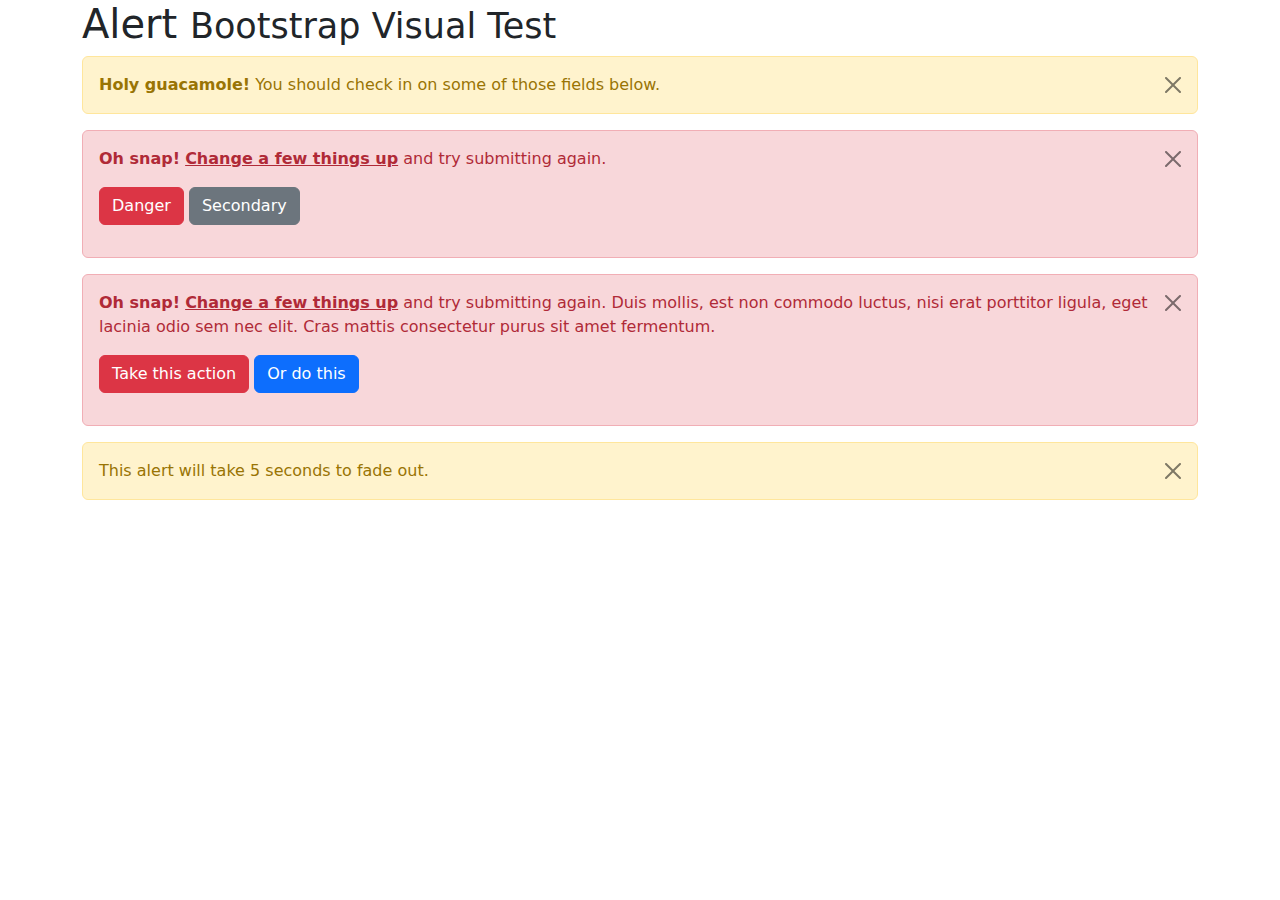
<file: assets/libs/bootstrap/js/tests/visual/alert.html>
<!doctype html>
<html lang="en">
  <head>
    <meta charset="utf-8">
    <meta name="viewport" content="width=device-width, initial-scale=1">
    <link href="../../../dist/css/bootstrap.min.css" rel="stylesheet">
    <title>Alert</title>
  </head>
  <body>
    <div class="container">
      <h1>Alert <small>Bootstrap Visual Test</small></h1>

      <div class="alert alert-warning alert-dismissible fade show" role="alert">
        <button type="button" class="btn-close" data-bs-dismiss="alert" aria-label="Close"></button>
        <strong>Holy guacamole!</strong> You should check in on some of those fields below.
      </div>

      <div class="alert alert-danger alert-dismissible fade show" role="alert">
        <button type="button" class="btn-close" data-bs-dismiss="alert" aria-label="Close"></button>
        <p>
          <strong>Oh snap!</strong> <a href="#" class="alert-link">Change a few things up</a> and try submitting again.
        </p>
        <p>
          <button type="button" class="btn btn-danger">Danger</button>
          <button type="button" class="btn btn-secondary">Secondary</button>
        </p>
      </div>

      <div class="alert alert-danger alert-dismissible fade show" role="alert">
        <button type="button" class="btn-close" data-bs-dismiss="alert" aria-label="Close"></button>
        <p>
          <strong>Oh snap!</strong> <a href="#" class="alert-link">Change a few things up</a> and try submitting again. Duis mollis, est non commodo luctus, nisi erat porttitor ligula, eget lacinia odio sem nec elit. Cras mattis consectetur purus sit amet fermentum.
        </p>
        <p>
          <button type="button" class="btn btn-danger">Take this action</button>
          <button type="button" class="btn btn-primary">Or do this</button>
        </p>
      </div>

      <div class="alert alert-warning alert-dismissible fade show" role="alert" style="transition-duration: 5s;">
        <button type="button" class="btn-close" data-bs-dismiss="alert" aria-label="Close"></button>
        This alert will take 5 seconds to fade out.
      </div>
    </div>

    <script src="../../../dist/js/bootstrap.bundle.js"></script>
  </body>
</html>
</file>
